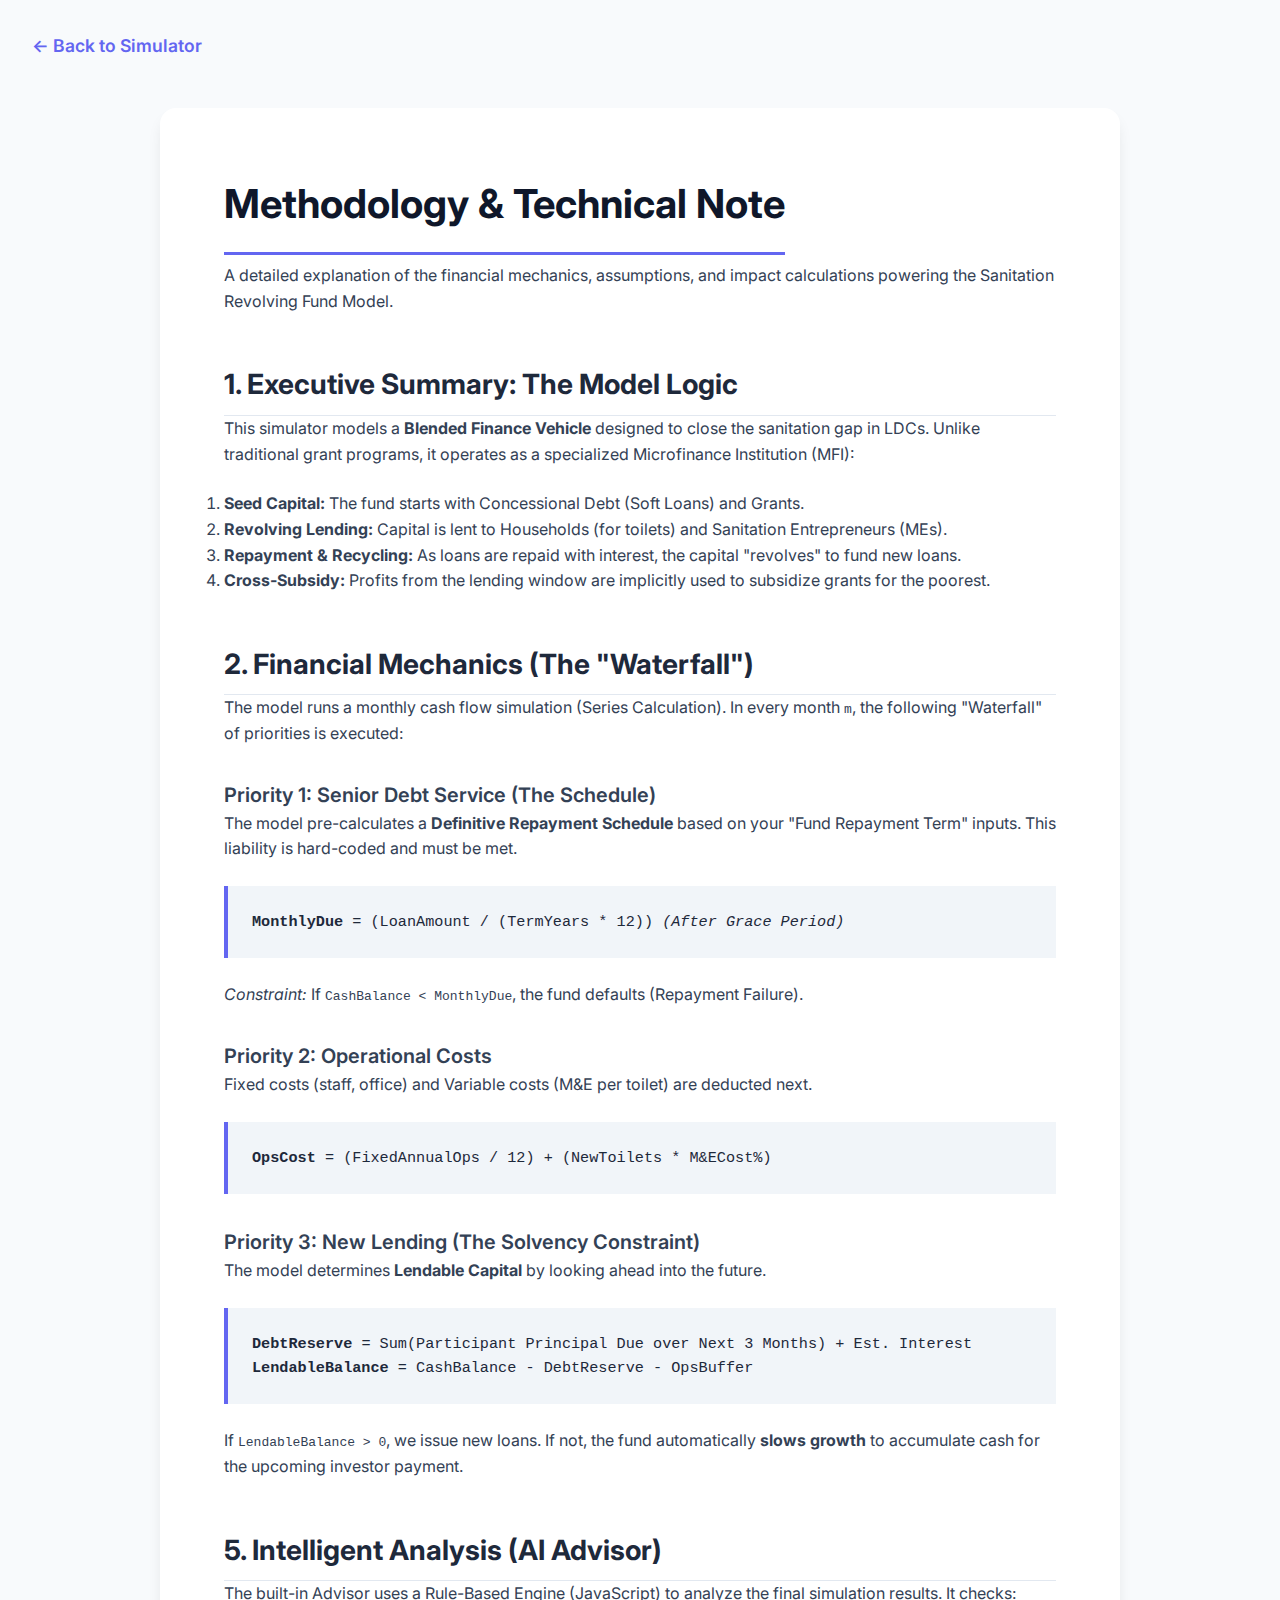
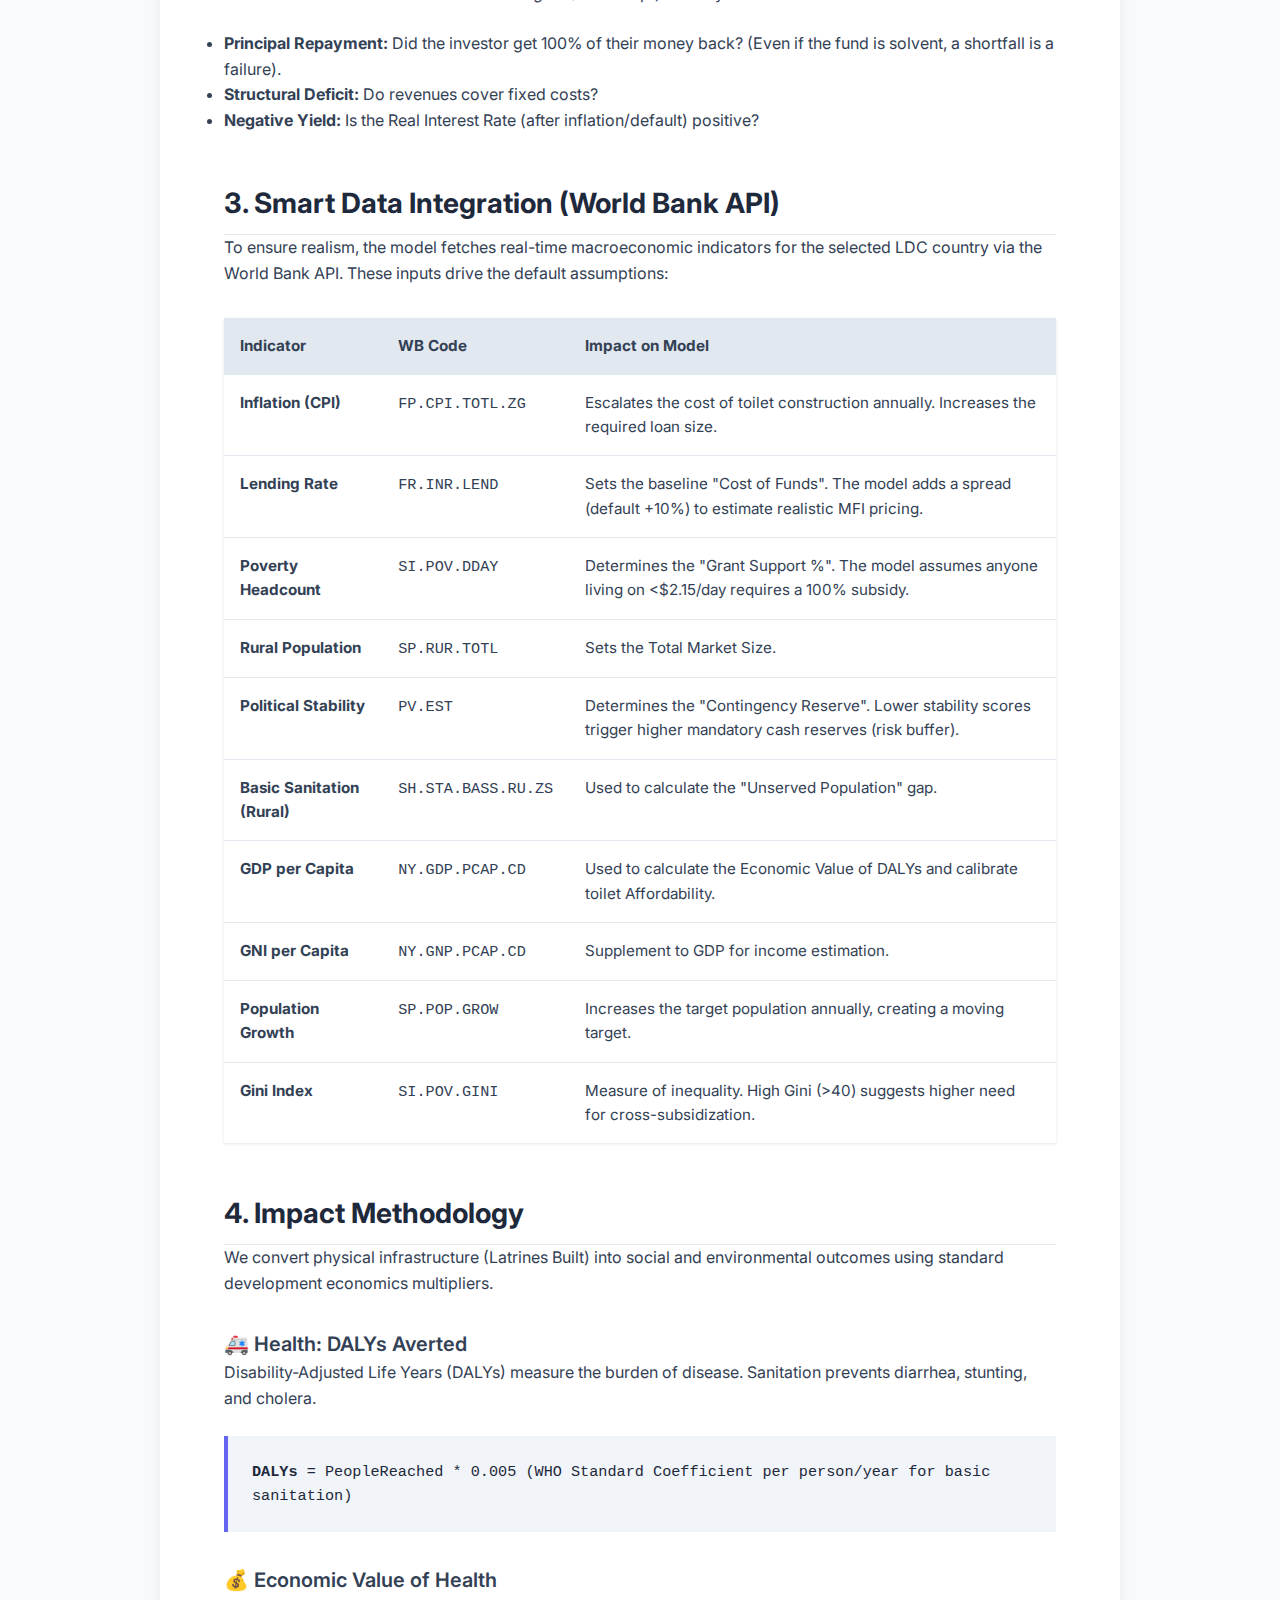
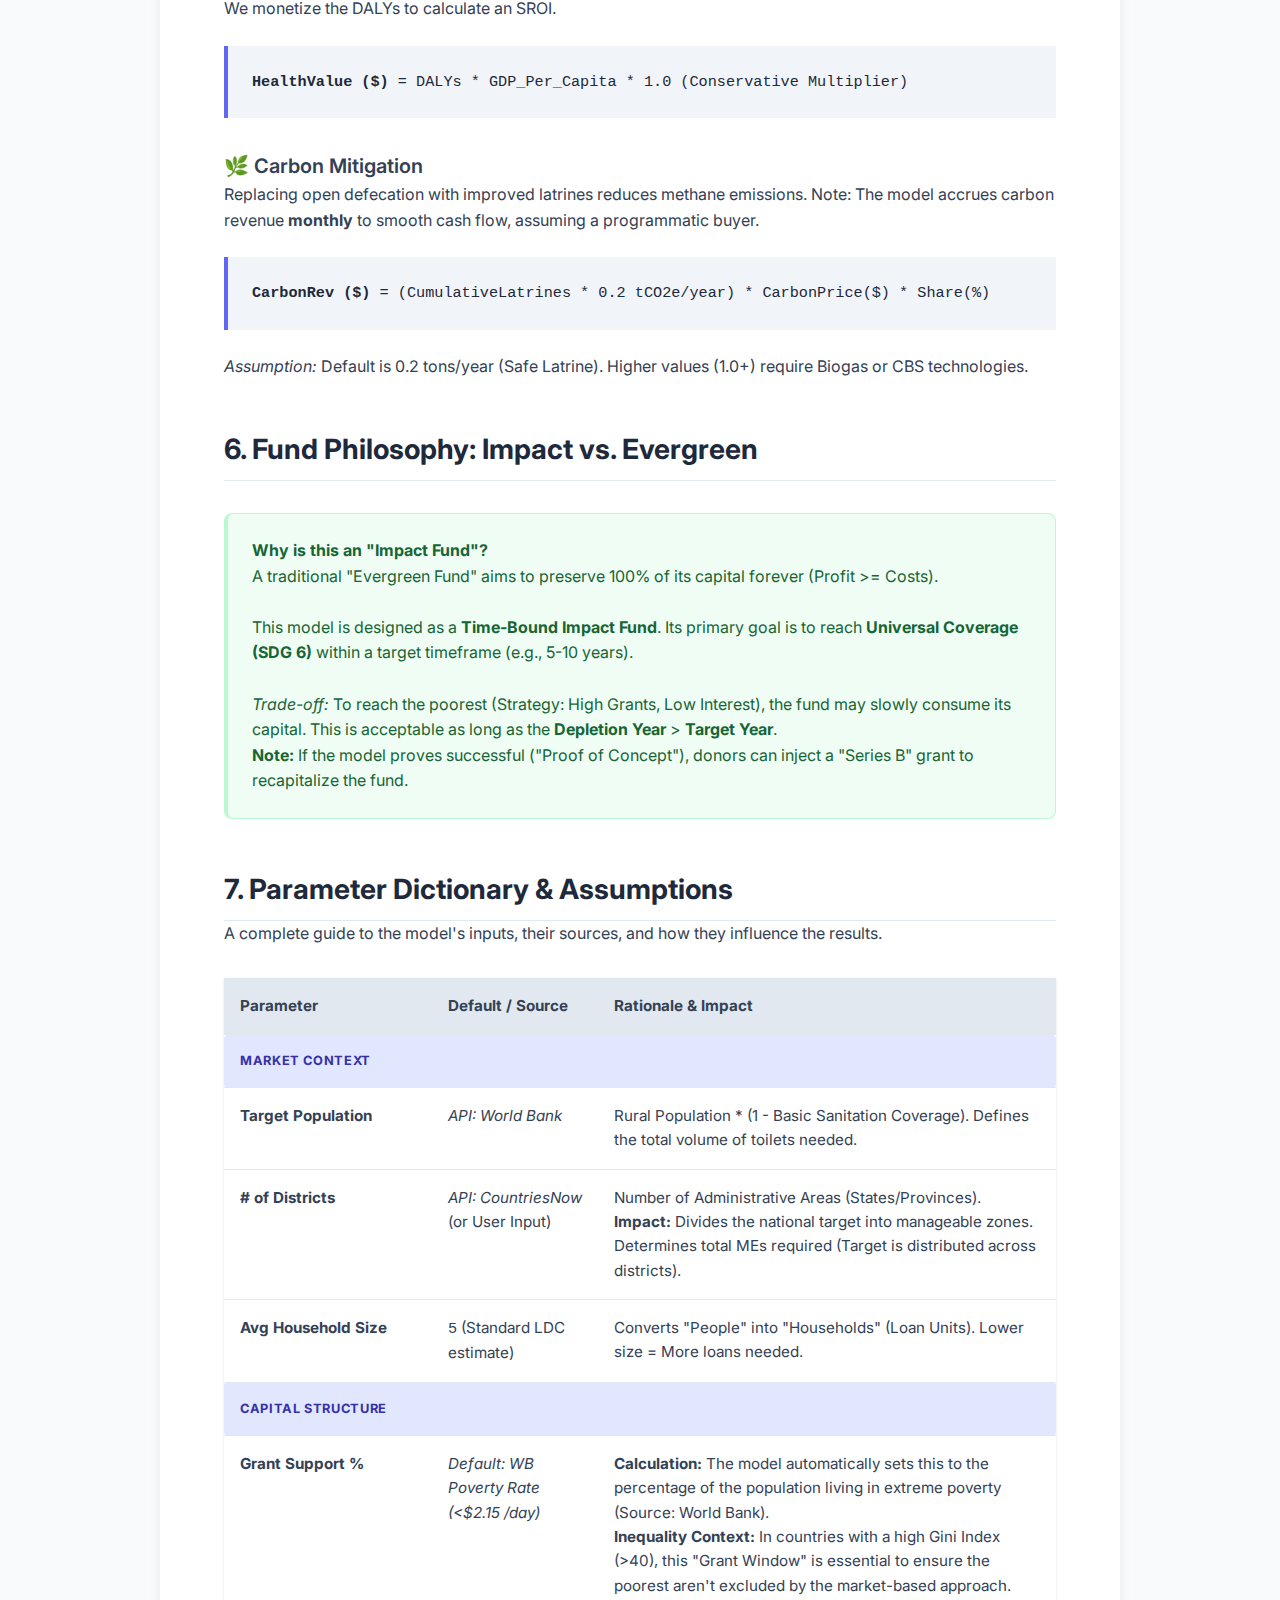
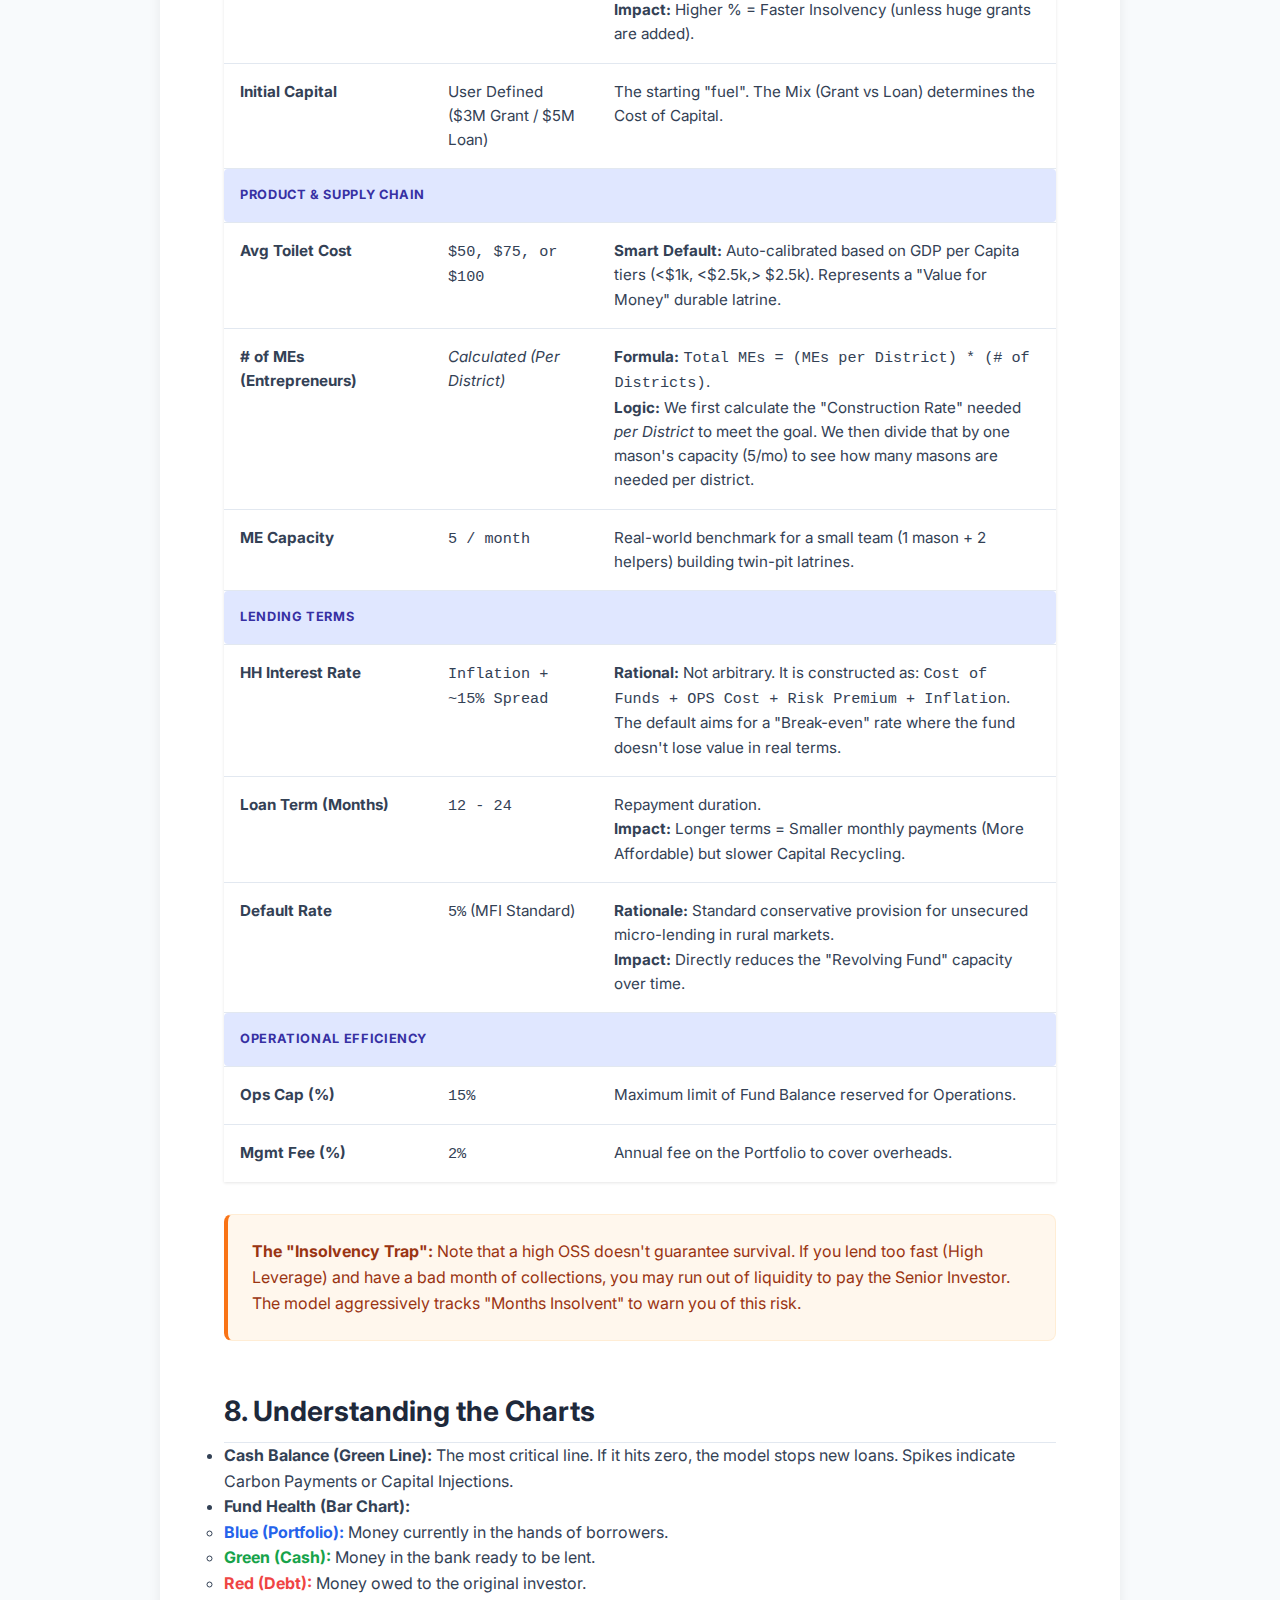
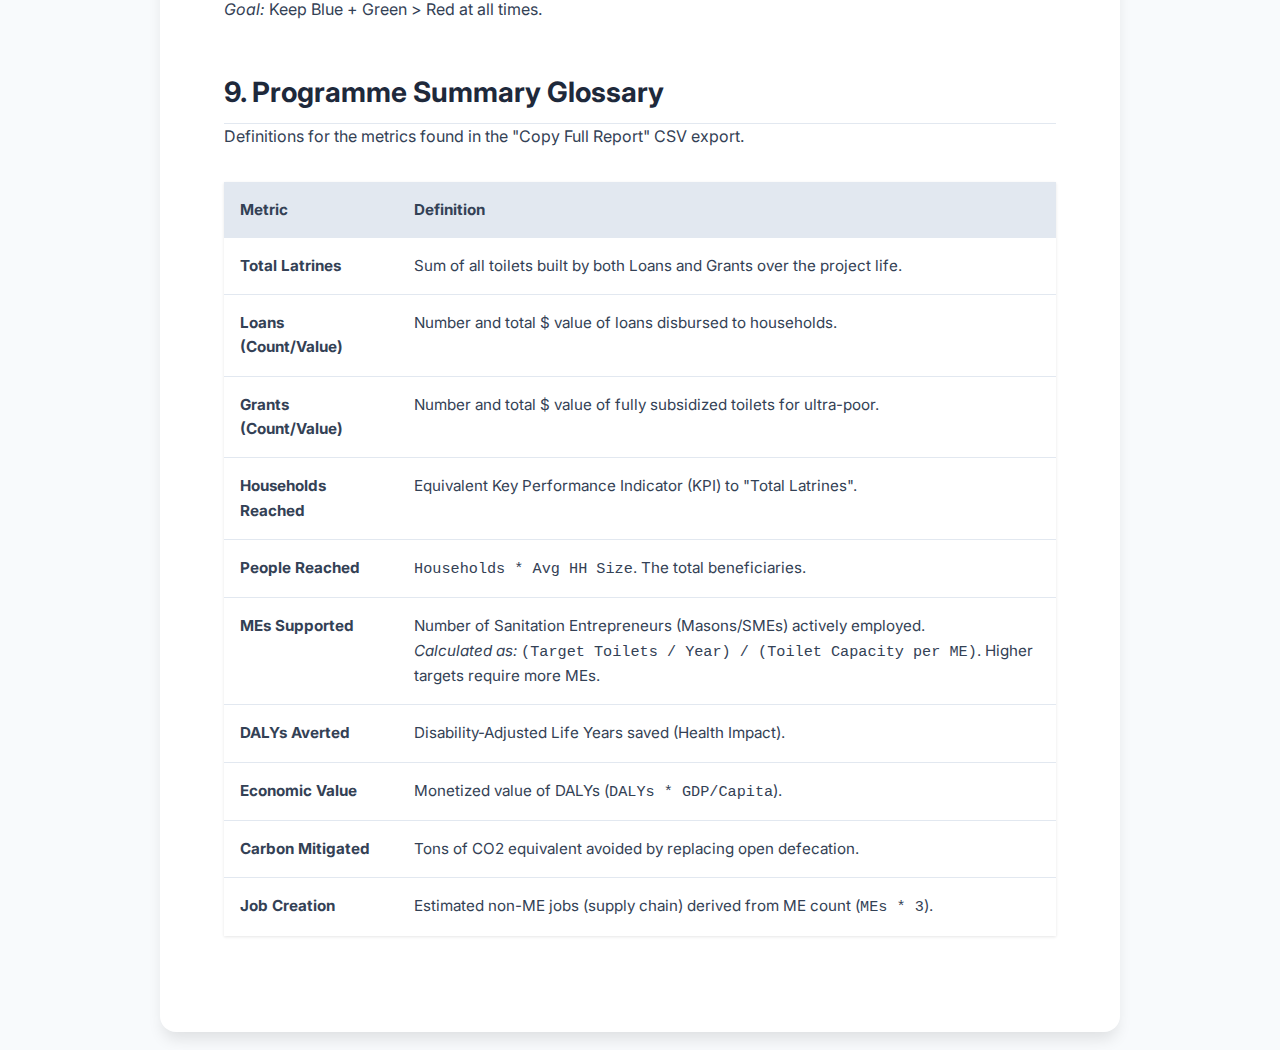
<file: methodology.html>
<!DOCTYPE html>
<html lang="en">

<head>
    <meta charset="UTF-8">
    <meta name="viewport" content="width=device-width, initial-scale=1.0">
    <title>Methodology - Sanitation Revolving Fund Model</title>
    <link rel="stylesheet" href="style.css">
    <link href="https://fonts.googleapis.com/css2?family=Inter:wght@300;400;500;600;700&display=swap" rel="stylesheet">
    <style>
        body {
            font-family: 'Inter', sans-serif;
            background: #f8fafc;
            color: #334155;
            line-height: 1.6;
            padding: 2rem;
            overflow-y: auto !important;
            height: auto !important;
        }

        .container {
            max-width: 960px;
            margin: 0 auto;
            background: white;
            padding: 4rem;
            border-radius: 1rem;
            box-shadow: 0 10px 15px -3px rgba(0, 0, 0, 0.1);
        }

        h1 {
            font-size: 2.5rem;
            color: #0f172a;
            margin-bottom: 0.5rem;
            border-bottom: 3px solid #6366f1;
            padding-bottom: 1rem;
            display: inline-block;
        }

        h2 {
            font-size: 1.75rem;
            color: #1e293b;
            margin-top: 3rem;
            border-bottom: 1px solid #e2e8f0;
            padding-bottom: 0.5rem;
        }

        h3 {
            font-size: 1.25rem;
            color: #334155;
            margin-top: 2rem;
            font-weight: 600;
        }

        p {
            margin-bottom: 1.5rem;
        }

        .formula-box {
            background: #f1f5f9;
            border-left: 4px solid #6366f1;
            padding: 1.5rem;
            margin: 1.5rem 0;
            font-family: 'Courier New', monospace;
            font-size: 0.95rem;
            color: #1e293b;
        }

        .param-table {
            width: 100%;
            border-collapse: collapse;
            margin: 2rem 0;
            font-size: 0.95rem;
            box-shadow: 0 1px 3px rgba(0, 0, 0, 0.1);
        }

        .param-table th {
            background: #e2e8f0;
            text-align: left;
            padding: 1rem;
            font-weight: 700;
            color: #334155;
        }

        .param-table td {
            border-bottom: 1px solid #e2e8f0;
            padding: 1rem;
            vertical-align: top;
        }

        .param-table tr:last-child td {
            border-bottom: none;
        }

        .alert-box {
            background: #fff7ed;
            border: 1px solid #ffedd5;
            border-left: 4px solid #f97316;
            padding: 1.5rem;
            border-radius: 0.5rem;
            color: #9a3412;
            margin: 2rem 0;
        }

        .nav {
            margin-bottom: 3rem;
        }

        .nav a {
            text-decoration: none;
            color: #6366f1;
            font-weight: 600;
            font-size: 1.1rem;
        }

        .nav a:hover {
            text-decoration: underline;
        }

        .tag {
            background: #e0e7ff;
            color: #3730a3;
            padding: 0.2rem 0.5rem;
            border-radius: 0.25rem;
            font-size: 0.8rem;
            font-weight: 700;
            text-transform: uppercase;
            letter-spacing: 0.05em;
        }

        .alert-box.green {
            background: #f0fdf4;
            border-left: 4px solid #16a34a;
            border-color: #bbf7d0;
            color: #166534;
        }
    </style>
</head>

<body>

    <div class="nav">
        <a href="index.html">← Back to Simulator</a>
    </div>

    <div class="container">
        <h1>Methodology & Technical Note</h1>
        <p class="lead">A detailed explanation of the financial mechanics, assumptions, and impact calculations powering
            the Sanitation Revolving Fund Model.</p>

        <h2>1. Executive Summary: The Model Logic</h2>
        <p>This simulator models a <strong>Blended Finance Vehicle</strong> designed to close the sanitation gap in
            LDCs. Unlike traditional grant programs, it operates as a specialized Microfinance Institution (MFI):</p>
        <ol>
            <li><strong>Seed Capital:</strong> The fund starts with Concessional Debt (Soft Loans) and Grants.</li>
            <li><strong>Revolving Lending:</strong> Capital is lent to Households (for toilets) and Sanitation
                Entrepreneurs (MEs).</li>
            <li><strong>Repayment & Recycling:</strong> As loans are repaid with interest, the capital "revolves" to
                fund new loans.</li>
            <li><strong>Cross-Subsidy:</strong> Profits from the lending window are implicitly used to subsidize grants
                for the poorest.</li>
        </ol>

        <h2>2. Financial Mechanics (The "Waterfall")</h2>
        <p>The model runs a monthly cash flow simulation (Series Calculation). In every month <code>m</code>, the
            following "Waterfall" of priorities is executed:</p>

        <h3>Priority 1: Senior Debt Service (The Schedule)</h3>
        <p>The model pre-calculates a <strong>Definitive Repayment Schedule</strong> based on your "Fund Repayment Term"
            inputs. This liability is hard-coded and must be met.</p>
        <div class="formula-box">
            <strong>MonthlyDue</strong> = (LoanAmount / (TermYears * 12)) <em>(After Grace Period)</em>
        </div>
        <p><em>Constraint:</em> If <code>CashBalance &lt; MonthlyDue</code>, the fund defaults (Repayment Failure).</p>

        <h3>Priority 2: Operational Costs</h3>
        <p>Fixed costs (staff, office) and Variable costs (M&E per toilet) are deducted next.</p>
        <div class="formula-box">
            <strong>OpsCost</strong> = (FixedAnnualOps / 12) + (NewToilets * M&ECost%)
        </div>

        <h3>Priority 3: New Lending (The Solvency Constraint)</h3>
        <p>The model determines <strong>Lendable Capital</strong> by looking ahead into the future.</p>
        <div class="formula-box">
            <strong>DebtReserve</strong> = Sum(Participant Principal Due over Next 3 Months) + Est. Interest<br>
            <strong>LendableBalance</strong> = CashBalance - DebtReserve - OpsBuffer
        </div>
        <p>If <code>LendableBalance > 0</code>, we issue new loans. If not, the fund automatically <strong>slows
                growth</strong> to accumulate cash for the upcoming investor payment.</p>

        <h2>5. Intelligent Analysis (AI Advisor)</h2>
        <p>The built-in Advisor uses a Rule-Based Engine (JavaScript) to analyze the final simulation results. It
            checks:</p>
        <ul>
            <li><strong>Principal Repayment:</strong> Did the investor get 100% of their money back? (Even if the fund
                is solvent, a shortfall is a failure).</li>
            <li><strong>Structural Deficit:</strong> Do revenues cover fixed costs?</li>
            <li><strong>Negative Yield:</strong> Is the Real Interest Rate (after inflation/default) positive?</li>
        </ul>

        <h2>3. Smart Data Integration (World Bank API)</h2>
        <p>To ensure realism, the model fetches real-time macroeconomic indicators for the selected LDC country via the
            World Bank API. These inputs drive the default assumptions:</p>

        <table class="param-table">
            <thead>
                <tr>
                    <th>Indicator</th>
                    <th>WB Code</th>
                    <th>Impact on Model</th>
                </tr>
            </thead>
            <tbody>
                <tr>
                    <td><strong>Inflation (CPI)</strong></td>
                    <td><code>FP.CPI.TOTL.ZG</code></td>
                    <td>Escalates the cost of toilet construction annually. Increases the required loan size.</td>
                </tr>
                <tr>
                    <td><strong>Lending Rate</strong></td>
                    <td><code>FR.INR.LEND</code></td>
                    <td>Sets the baseline "Cost of Funds". The model adds a spread (default +10%) to estimate realistic
                        MFI pricing.</td>
                </tr>
                <tr>
                    <td><strong>Poverty Headcount</strong></td>
                    <td><code>SI.POV.DDAY</code></td>
                    <td>Determines the "Grant Support %". The model assumes anyone living on &lt;$2.15/day requires a
                        100% subsidy.</td>
                </tr>
                <tr>
                    <td><strong>Rural Population</strong></td>
                    <td><code>SP.RUR.TOTL</code></td>
                    <td>Sets the Total Market Size.</td>
                </tr>
                <tr>
                    <td><strong>Political Stability</strong></td>
                    <td><code>PV.EST</code></td>
                    <td>Determines the "Contingency Reserve". Lower stability scores trigger higher mandatory cash
                        reserves (risk buffer).</td>
                </tr>
                <tr>
                    <td><strong>Basic Sanitation (Rural)</strong></td>
                    <td><code>SH.STA.BASS.RU.ZS</code></td>
                    <td>Used to calculate the "Unserved Population" gap.</td>
                </tr>
                <tr>
                    <td><strong>GDP per Capita</strong></td>
                    <td><code>NY.GDP.PCAP.CD</code></td>
                    <td>Used to calculate the Economic Value of DALYs and calibrate toilet Affordability.</td>
                </tr>
                <tr>
                    <td><strong>GNI per Capita</strong></td>
                    <td><code>NY.GNP.PCAP.CD</code></td>
                    <td>Supplement to GDP for income estimation.</td>
                </tr>
                <tr>
                    <td><strong>Population Growth</strong></td>
                    <td><code>SP.POP.GROW</code></td>
                    <td>Increases the target population annually, creating a moving target.</td>
                </tr>
                <tr>
                    <td><strong>Gini Index</strong></td>
                    <td><code>SI.POV.GINI</code></td>
                    <td>Measure of inequality. High Gini (>40) suggests higher need for cross-subsidization.</td>
                </tr>
                </tr>
            </tbody>
        </table>

        <h2>4. Impact Methodology</h2>
        <p>We convert physical infrastructure (Latrines Built) into social and environmental outcomes using standard
            development economics multipliers.</p>

        <h3>🚑 Health: DALYs Averted</h3>
        <p>Disability-Adjusted Life Years (DALYs) measure the burden of disease. Sanitation prevents diarrhea, stunting,
            and cholera.</p>
        <div class="formula-box">
            <strong>DALYs</strong> = PeopleReached * 0.005 (WHO Standard Coefficient per person/year for basic
            sanitation)
        </div>

        <h3>💰 Economic Value of Health</h3>
        <p>We monetize the DALYs to calculate an SROI.</p>
        <div class="formula-box">
            <strong>HealthValue ($)</strong> = DALYs * GDP_Per_Capita * 1.0 (Conservative Multiplier)
        </div>

        <h3>🌿 Carbon Mitigation</h3>
        <p>Replacing open defecation with improved latrines reduces methane emissions. Note: The model accrues carbon
            revenue <strong>monthly</strong> to smooth cash flow, assuming a programmatic buyer.</p>
        <div class="formula-box">
            <strong>CarbonRev ($)</strong> = (CumulativeLatrines * 0.2 tCO2e/year) * CarbonPrice($) * Share(%)
        </div>
        <p><em>Assumption:</em> Default is 0.2 tons/year (Safe Latrine). Higher values (1.0+) require Biogas or CBS
            technologies.</p>

        <h2>6. Fund Philosophy: Impact vs. Evergreen</h2>
        <div class="alert-box green">
            <strong>Why is this an "Impact Fund"?</strong><br>
            A traditional "Evergreen Fund" aims to preserve 100% of its capital forever (Profit >= Costs).
            <br><br>
            This model is designed as a <strong>Time-Bound Impact Fund</strong>. Its primary goal is to reach
            <strong>Universal Coverage (SDG 6)</strong> within a target timeframe (e.g., 5-10 years).
            <br><br>
            <em>Trade-off:</em> To reach the poorest (Strategy: High Grants, Low Interest), the fund may slowly consume
            its capital. This is acceptable as long as the <strong>Depletion Year</strong> > <strong>Target
                Year</strong>.
            <br>
            <strong>Note:</strong> If the model proves successful ("Proof of Concept"), donors can inject a "Series B"
            grant to recapitalize the fund.
        </div>

        <h2>7. Parameter Dictionary & Assumptions</h2>
        <p>A complete guide to the model's inputs, their sources, and how they influence the results.</p>

        <table class="param-table">
            <thead>
                <tr>
                    <th style="width: 25%;">Parameter</th>
                    <th style="width: 20%;">Default / Source</th>
                    <th>Rationale & Impact</th>
                </tr>
            </thead>
            <tbody>
                <!-- Market -->
                <tr>
                    <td colspan="3" class="tag">Market Context</td>
                </tr>
                <tr>
                    <td><strong>Target Population</strong></td>
                    <td><em>API: World Bank</em></td>
                    <td>Rural Population * (1 - Basic Sanitation Coverage). Defines the total volume of toilets needed.
                    </td>
                </tr>
                <tr>
                    <td><strong># of Districts</strong></td>
                    <td><em>API: CountriesNow</em><br>(or User Input)</td>
                    <td>Number of Administrative Areas (States/Provinces). <br><strong>Impact:</strong> Divides the
                        national target into manageable zones. Determines total MEs required (Target is distributed
                        across districts).</td>
                </tr>
                <tr>
                    <td><strong>Avg Household Size</strong></td>
                    <td><code>5</code> (Standard LDC estimate)</td>
                    <td>Converts "People" into "Households" (Loan Units). Lower size = More loans needed.</td>
                </tr>

                <!-- Capital -->
                <tr>
                    <td colspan="3" class="tag">Capital Structure</td>
                </tr>
                <tr>
                    <td><strong>Grant Support %</strong></td>
                    <td><em>Default: WB Poverty Rate (<$2.15 /day)</em>
                    </td>
                    <td>
                        <strong>Calculation:</strong> The model automatically sets this to the percentage of the
                        population living in extreme poverty (Source: World Bank).
                        <br><strong>Inequality Context:</strong> In countries with a high Gini Index (>40), this "Grant
                        Window" is essential to ensure the poorest aren't excluded by the market-based approach.
                        <br><strong>Impact:</strong> Higher % = Faster Insolvency (unless huge grants are added).
                    </td>
                </tr>
                <tr>
                    <td><strong>Initial Capital</strong></td>
                    <td>User Defined ($3M Grant / $5M Loan)</td>
                    <td>The starting "fuel". The Mix (Grant vs Loan) determines the Cost of Capital.</td>
                </tr>

                <!-- Product -->
                <tr>
                    <td colspan="3" class="tag">Product & Supply Chain</td>
                </tr>
                <tr>
                    <td><strong>Avg Toilet Cost</strong></td>
                    <td><code>$50, $75, or $100</code></td>
                    <td><strong>Smart Default:</strong> Auto-calibrated based on GDP per Capita tiers (<$1k, <$2.5k,>
                            $2.5k). Represents a "Value for Money" durable latrine.</td>
                </tr>
                <tr>
                    <td><strong># of MEs (Entrepreneurs)</strong></td>
                    <td><em>Calculated (Per District)</em></td>
                    <td>
                        <strong>Formula:</strong> <code>Total MEs = (MEs per District) * (# of Districts)</code>.
                        <br><strong>Logic:</strong> We first calculate the "Construction Rate" needed <em>per
                            District</em> to meet the goal. We then divide that by one mason's capacity (5/mo) to see
                        how many masons are needed per district.
                    </td>
                </tr>
                <tr>
                    <td><strong>ME Capacity</strong></td>
                    <td><code>5 / month</code></td>
                    <td>Real-world benchmark for a small team (1 mason + 2 helpers) building twin-pit latrines.</td>
                </tr>

                <!-- Lending Terms -->
                <tr>
                    <td colspan="3" class="tag">Lending Terms</td>
                </tr>
                <tr>
                    <td><strong>HH Interest Rate</strong></td>
                    <td><code>Inflation + ~15% Spread</code></td>
                    <td>
                        <strong>Rational:</strong> Not arbitrary. It is constructed as:
                        <code>Cost of Funds + OPS Cost + Risk Premium + Inflation</code>.
                        <br>The default aims for a "Break-even" rate where the fund doesn't lose value in real terms.
                    </td>
                </tr>
                <tr>
                    <td><strong>Loan Term (Months)</strong></td>
                    <td><code>12 - 24</code></td>
                    <td>Repayment duration. <br><strong>Impact:</strong> Longer terms = Smaller monthly payments (More
                        Affordable) but slower Capital Recycling.</td>
                </tr>
                <tr>
                    <td><strong>Default Rate</strong></td>
                    <td><code>5%</code> (MFI Standard)</td>
                    <td>
                        <strong>Rationale:</strong> Standard conservative provision for unsecured micro-lending in rural
                        markets.
                        <br><strong>Impact:</strong> Directly reduces the "Revolving Fund" capacity over time.
                    </td>
                </tr>

                <!-- Operations -->
                <tr>
                    <td colspan="3" class="tag">Operational Efficiency</td>
                </tr>
                <tr>
                    <td><strong>Ops Cap (%)</strong></td>
                    <td><code>15%</code></td>
                    <td>Maximum limit of Fund Balance reserved for Operations.</td>
                </tr>
                <tr>
                    <td><strong>Mgmt Fee (%)</strong></td>
                    <td><code>2%</code></td>
                    <td>Annual fee on the Portfolio to cover overheads.</td>
                </tr>
            </tbody>
        </table>

        <div class="alert-box">
            <strong>The "Insolvency Trap":</strong> Note that a high OSS doesn't guarantee survival. If you lend too
            fast (High Leverage) and have a bad month of collections, you may run out of liquidity to pay the Senior
            Investor. The model aggressively tracks "Months Insolvent" to warn you of this risk.
        </div>

        <h2>8. Understanding the Charts</h2>
        <ul>
            <li><strong>Cash Balance (Green Line):</strong> The most critical line. If it hits zero, the model stops new
                loans. Spikes indicate Carbon Payments or Capital Injections.</li>
            <li><strong>Fund Health (Bar Chart):</strong>
                <ul>
                    <li><span style="color:#2563eb; font-weight:bold;">Blue (Portfolio):</span> Money currently in the
                        hands of borrowers.</li>
                    <li><span style="color:#16a34a; font-weight:bold;">Green (Cash):</span> Money in the bank ready to
                        be lent.</li>
                    <li><span style="color:#ef4444; font-weight:bold;">Red (Debt):</span> Money owed to the original
                        investor.</li>
                </ul>
                <em>Goal:</em> Keep Blue + Green > Red at all times.
            </li>
            <h2>9. Programme Summary Glossary</h2>
            <p>Definitions for the metrics found in the "Copy Full Report" CSV export.</p>
            <table class="param-table">
                <thead>
                    <tr>
                        <th>Metric</th>
                        <th>Definition</th>
                    </tr>
                </thead>
                <tbody>
                    <tr>
                        <td><strong>Total Latrines</strong></td>
                        <td>Sum of all toilets built by both Loans and Grants over the project life.</td>
                    </tr>
                    <tr>
                        <td><strong>Loans (Count/Value)</strong></td>
                        <td>Number and total $ value of loans disbursed to households.</td>
                    </tr>
                    <tr>
                        <td><strong>Grants (Count/Value)</strong></td>
                        <td>Number and total $ value of fully subsidized toilets for ultra-poor.</td>
                    </tr>
                    <tr>
                        <td><strong>Households Reached</strong></td>
                        <td>Equivalent Key Performance Indicator (KPI) to "Total Latrines".</td>
                    </tr>
                    <tr>
                        <td><strong>People Reached</strong></td>
                        <td><code>Households * Avg HH Size</code>. The total beneficiaries.</td>
                    </tr>
                    <tr>
                        <td><strong>MEs Supported</strong></td>
                        <td>Number of Sanitation Entrepreneurs (Masons/SMEs) actively employed. <br><em>Calculated
                                as:</em> <code>(Target Toilets / Year) / (Toilet Capacity per ME)</code>. Higher targets
                            require more MEs.</td>
                    </tr>
                    <tr>
                        <td><strong>DALYs Averted</strong></td>
                        <td>Disability-Adjusted Life Years saved (Health Impact).</td>
                    </tr>
                    <tr>
                        <td><strong>Economic Value</strong></td>
                        <td>Monetized value of DALYs (<code>DALYs * GDP/Capita</code>).</td>
                    </tr>
                    <tr>
                        <td><strong>Carbon Mitigated</strong></td>
                        <td>Tons of CO2 equivalent avoided by replacing open defecation.</td>
                    </tr>
                    <tr>
                        <td><strong>Job Creation</strong></td>
                        <td>Estimated non-ME jobs (supply chain) derived from ME count (<code>MEs * 3</code>).</td>
                    </tr>
                </tbody>
            </table>
    </div>

</body>

</html>
</file>
<file: style.css>
:root {
    --bg-color: #f0f2f5;
    --sidebar-bg: #ffffff;
    --card-bg: rgba(255, 255, 255, 0.9);
    --primary-color: #2563eb;
    --primary-hover: #1d4ed8;
    --text-primary: #1e293b;
    --text-secondary: #64748b;
    --border-color: #e2e8f0;
    --glass-shadow: 0 4px 6px -1px rgba(0, 0, 0, 0.1), 0 2px 4px -1px rgba(0, 0, 0, 0.06);
}

* {
    box-sizing: border-box;
    margin: 0;
    padding: 0;
}

body {
    font-family: 'Inter', sans-serif;
    background-color: var(--bg-color);
    color: var(--text-primary);
    min-height: 100vh;
    overflow-y: auto;
}

.app-container {
    display: flex;
    height: 100%;
}

/* Sidebar */
.sidebar {
    width: 320px;
    background: var(--sidebar-bg);
    border-right: 1px solid var(--border-color);
    display: flex;
    flex-direction: column;
    overflow-y: auto;
    padding: 1.5rem;
    flex-shrink: 0;
}

.logo-area {
    margin-bottom: 2rem;
}

.logo-area h2 {
    color: var(--primary-color);
    margin-bottom: 1rem;
}

.country-selector {
    background: #f8fafc;
    padding: 1rem;
    border-radius: 0.5rem;
    border: 1px solid var(--border-color);
}

.country-selector select {
    width: 100%;
    padding: 0.5rem;
    margin-bottom: 0.5rem;
    border-radius: 0.25rem;
    border: 1px solid #cbd5e1;
}

.country-selector button {
    width: 100%;
    padding: 0.5rem;
    background: var(--text-primary);
    color: white;
    border: none;
    border-radius: 0.25rem;
    cursor: pointer;
}

.inputs-scroll h3 {
    font-size: 0.85rem;
    text-transform: uppercase;
    color: var(--text-secondary);
    margin: 1.5rem 0 0.75rem 0;
    font-weight: 600;
}

.input-group {
    margin-bottom: 0.75rem;
}

.input-group label {
    display: block;
    font-size: 0.8rem;
    margin-bottom: 0.25rem;
    color: var(--text-secondary);
}

.input-group input {
    width: 100%;
    padding: 0.5rem;
    border: 1px solid var(--border-color);
    border-radius: 0.375rem;
    font-family: inherit;
}

.primary-btn {
    width: 100%;
    margin-top: 1.5rem;
    padding: 0.75rem;
    background: var(--primary-color);
    color: white;
    font-weight: 600;
    border: none;
    border-radius: 0.5rem;
    cursor: pointer;
    transition: background 0.2s;
}

.primary-btn:hover {
    background: var(--primary-hover);
}

/* Main Content */
.main-content {
    flex: 1;
    display: flex;
    flex-direction: column;
    overflow-y: auto;
    padding: 1.5rem 2rem;
}

.top-bar {
    display: flex;
    justify-content: space-between;
    align-items: center;
    margin-bottom: 2rem;
}

.tabs {
    display: flex;
    gap: 1rem;
}

.tab-btn {
    background: transparent;
    border: none;
    padding: 0.5rem 1rem;
    font-size: 1rem;
    color: var(--text-secondary);
    cursor: pointer;
    border-bottom: 2px solid transparent;
}

.tab-btn.active {
    color: var(--primary-color);
    border-bottom-color: var(--primary-color);
    font-weight: 600;
}

.tab-content {
    display: none;
}

.tab-content.active {
    display: block;
    animation: fadeIn 0.3s ease;
}

@keyframes fadeIn {
    from {
        opacity: 0;
        transform: translateY(5px);
    }

    to {
        opacity: 1;
        transform: translateY(0);
    }
}

/* KPI Grid */
.kpi-grid {
    display: grid;
    grid-template-columns: repeat(auto-fit, minmax(200px, 1fr));
    gap: 1.5rem;
    margin-bottom: 2rem;
}

.kpi-card {
    background: var(--card-bg);
    padding: 1.5rem;
    border-radius: 1rem;
    box-shadow: var(--glass-shadow);
    border: 1px solid rgba(255, 255, 255, 0.5);
}

.kpi-label {
    display: block;
    font-size: 0.85rem;
    color: var(--text-secondary);
    margin-bottom: 0.5rem;
}

.kpi-value {
    font-size: 1.5rem;
    font-weight: 700;
    color: var(--text-primary);
}

/* Charts */
.charts-container {
    display: grid;
    grid-template-columns: 1fr 1fr;
    gap: 1.5rem;
    margin-bottom: 2rem;
}

.chart-card {
    background: var(--card-bg);
    padding: 1.5rem;
    border-radius: 1rem;
    box-shadow: var(--glass-shadow);
    height: 400px;
}

.chart-card h3 {
    margin-bottom: 1rem;
    font-size: 1rem;
    color: var(--text-primary);
}

/* Stats Table */
.detailed-stats {
    background: var(--card-bg);
    padding: 1.5rem;
    border-radius: 1rem;
    box-shadow: var(--glass-shadow);
}

.stats-table {
    width: 100%;
    border-collapse: collapse;
}

.stats-table td {
    padding: 0.75rem 0;
    border-bottom: 1px solid var(--border-color);
}

.stats-table tr:last-child td {
    border-bottom: none;
}

.stats-table td:first-child {
    color: var(--text-secondary);
    font-size: 0.9rem;
}

.stats-table td:last-child {
    text-align: right;
    font-weight: 500;
}

/* Stakeholders */
.stakeholder-table {
    width: 100%;
    border-collapse: collapse;
    background: white;
    border-radius: 0.5rem;
    overflow: hidden;
    box-shadow: var(--glass-shadow);
}

.stakeholder-table th,
.stakeholder-table td {
    padding: 1rem;
    text-align: left;
    border-bottom: 1px solid var(--border-color);
}

.stakeholder-table th {
    background: #f8fafc;
    font-weight: 600;
    font-size: 0.85rem;
    color: var(--text-secondary);
}

/* Tooltips */
.info-icon {
    display: inline-block;
    width: 16px;
    height: 16px;
    background: #e2e8f0;
    color: #64748b;
    border-radius: 50%;
    text-align: center;
    line-height: 16px;
    font-size: 11px;
    font-weight: bold;
    cursor: help;
    margin-left: 6px;
    position: relative;
}

.info-icon:hover {
    background: var(--primary-color);
    color: white;
}

.info-icon-inline {
    display: inline-block;
    width: 18px;
    height: 18px;
    background: var(--primary-color);
    color: white;
    border-radius: 50%;
    text-align: center;
    line-height: 18px;
    font-size: 12px;
    font-weight: bold;
}


/* Splash Screen */
.splash-overlay {
    position: fixed;
    top: 0;
    left: 0;
    width: 100vw;
    height: 100vh;
    background: rgba(0, 0, 0, 0.4);
    backdrop-filter: blur(8px);
    z-index: 9999;
    display: flex;
    justify-content: center;
    align-items: center;
    transition: opacity 0.5s ease;
}

.splash-card {
    background: white;
    padding: 3rem;
    border-radius: 1.5rem;
    max-width: 700px;
    text-align: center;
    box-shadow: 0 20px 25px -5px rgba(0, 0, 0, 0.1), 0 10px 10px -5px rgba(0, 0, 0, 0.04);
}

.splash-card h1 {
    font-size: 2rem;
    color: var(--text-primary);
    margin-bottom: 0.5rem;
}

.splash-card .subtitle {
    color: var(--text-secondary);
    margin-bottom: 2.5rem;
    font-size: 1.1rem;
}

.splash-steps {
    display: flex;
    justify-content: space-between;
    gap: 2rem;
    margin-bottom: 3rem;
    text-align: left;
}

.step {
    flex: 1;
}

.step-icon {
    width: 32px;
    height: 32px;
    background: #eff6ff;
    color: var(--primary-color);
    border-radius: 50%;
    display: flex;
    align-items: center;
    justify-content: center;
    font-weight: bold;
    margin-bottom: 1rem;
}

.step p {
    font-size: 0.9rem;
    line-height: 1.5;
    color: var(--text-secondary);
}

.step strong {
    color: var(--text-primary);
    display: block;
    margin-bottom: 0.25rem;
}

.splash-btn {
    background: var(--primary-color);
    color: white;
    border: none;
    padding: 1rem 3rem;
    font-size: 1.1rem;
    font-weight: 600;
    border-radius: 3rem;
    cursor: pointer;
    transition: transform 0.2s, box-shadow 0.2s;
}

.splash-btn:hover {
    transform: translateY(-2px);
    box-shadow: 0 10px 15px -3px rgba(37, 99, 235, 0.3);
}

/* Print */
@media print {

    .sidebar,
    .top-bar {
        display: none;
    }

    .app-container {
        display: block;
    }

    .main-content {
        padding: 0;
        overflow: visible;
    }

    .charts-container {
        grid-template-columns: 1fr;
        page-break-inside: avoid;
    }

    .chart-card {
        height: 300px;
        margin-bottom: 1rem;
        box-shadow: none;
        border: 1px solid #ccc;
    }

    .kpi-grid {
        grid-template-columns: repeat(4, 1fr);
        gap: 1rem;
    }
}

/* Additions for Wizard & Impact UI */
.wizard-card {
    max-width: 500px;
    text-align: left;
}

.wizard-card h1 {
    font-size: 1.5rem;
    margin-bottom: 0.5rem;
}

.wizard-card .input-group label {
    font-size: 0.9rem;
    color: var(--text-primary);
    font-weight: 600;
}

.wizard-card .input-group input,
.wizard-card .input-group select {
    padding: 0.75rem;
    font-size: 1rem;
    border: 2px solid #e2e8f0;
    transition: border-color 0.2s;
    width: 100%;
    border-radius: 0.5rem;
}

.wizard-card .input-group input:focus,
.wizard-card .input-group select:focus {
    border-color: var(--primary-color);
    outline: none;
}

.wizard-nav {
    display: flex;
    justify-content: space-between;
    margin-top: 2rem;
    gap: 1rem;
}

.secondary-btn {
    background: transparent;
    border: 1px solid var(--border-color);
    padding: 0.75rem 1.5rem;
    border-radius: 2rem;
    cursor: pointer;
    font-weight: 600;
    color: var(--text-secondary);
}

.secondary-btn:hover {
    background: #f8fafc;
    color: var(--text-primary);
}

/* New Programme Summary Table Styles */
.summary-table {
    width: 100%;
    border-collapse: collapse;
    margin-top: 0.5rem;
}

.summary-table td {
    padding: 0.8rem 0.5rem;
    border-bottom: 1px solid var(--border-color);
    font-size: 0.95rem;
    /* Consistent Size */
    color: var(--text-primary);
}

.summary-table tr:last-child td {
    border-bottom: none;
}

/* Label Column (First Child) */
.summary-table td:first-child {
    color: var(--text-secondary);
    width: 60%;
    font-weight: 500;
}

/* Value Column (Last Child) */
.summary-table td:last-child {
    text-align: right;
    font-weight: 600;
    font-feature-settings: "tnum";
    /* Tabular Numbers */
    color: var(--text-primary);
}

/* Sub-labels */
.summary-table .sub-label {
    padding-left: 1.5rem !important;
    font-size: 0.85rem !important;
    /* Slightly smaller hierarchy */
    color: #64748b !important;
    font-weight: 400 !important;
}

/* Separator Row */
.summary-table .separator {
    height: 1px;
    background-color: transparent;
    /* Cleaner than line, just space? or line? */
    border-bottom: 1px dashed var(--border-color) !important;
}

/* Card Headers */
.card h3 {
    font-size: 1.1rem;
    color: var(--primary-color);
    margin-bottom: 1rem;
    padding-bottom: 0.5rem;
    border-bottom: 2px solid #f1f5f9;
}

/* Specific highlight colors */
.text-green {
    color: #10b981 !important;
}

.text-sm {
    font-size: 0.85rem !important;
}

/* Auto-filled Input Highlight */
.auto-filled {
    background-color: #fef3c7 !important;
    /* Amber-100 (Unified) */
    border-color: #fcd34d !important;
    /* Amber-300 */
    transition: background-color 0.3s ease;
}

/* Mobile Responsiveness */
@media screen and (max-width: 768px) {
    body {
        height: auto;
        overflow-y: auto;
        /* Enable page scroll */
    }

    .app-container {
        flex-direction: column;
        height: auto;
    }

    .sidebar {
        width: 100%;
        height: auto;
        border-right: none;
        border-bottom: 1px solid var(--border-color);
        padding: 1rem;
    }

    .main-content {
        padding: 1rem;
        height: auto;
        overflow: visible;
    }

    .charts-container {
        grid-template-columns: 1fr !important;
        display: flex;
        /* Flexbox might be safer for simple stacking if Grid fails? No, Grid 1fr is standard. */
        display: grid;
    }

    .kpi-grid {
        grid-template-columns: 1fr;
        /* Stack KPI cards */
        gap: 1rem;
    }

    /* Adjust Tables */
    .summary-table td {
        padding: 0.5rem 0.25rem;
        font-size: 0.85rem;
    }

    .summary-table td:first-child {
        width: 50%;
        /* More balanced on small screens */
    }

    /* Splash Screen Mobile */
    .splash-card {
        padding: 1.5rem;
        max-width: 95%;
        margin: 1rem;
        max-height: 90vh;
        /* Prevent overflow */
        overflow-y: auto;
    }

    .splash-steps {
        flex-direction: column;
        gap: 1.5rem;
    }

    .splash-card h1 {
        font-size: 1.5rem;
    }

    .splash-btn {
        width: 100%;
        padding: 0.8rem;
    }

    /* Wizard Nav */
    .wizard-nav {
        flex-direction: column-reverse;
        gap: 0.5rem;
    }

    .secondary-btn {
        width: 100%;
        text-align: center;
    }

    /* Top Bar */
    .top-bar {
        flex-direction: column;
        align-items: flex-start;
        gap: 1rem;
    }

    .wb-indicators {
        width: 100%;
        overflow-x: auto;
        /* Allow horizontal scroll for pills */
        padding-bottom: 0.5rem;
        white-space: nowrap;
        display: block;
        /* Ensure scroll works */
    }

    /* Pills inside scrolling container */
    .wb-indicators>div {
        display: inline-flex !important;
        flex-wrap: nowrap !important;
    }

    .logo-area {
        display: flex;
        align-items: center;
        justify-content: space-between;
        width: 100%;
    }

    color: var(--text-primary);
}

/* New Programme Summary Table Styles */
.summary-table {
    width: 100%;
    border-collapse: collapse;
    margin-top: 0.5rem;
}

.summary-table td {
    padding: 0.8rem 0.5rem;
    border-bottom: 1px solid var(--border-color);
    font-size: 0.95rem;
    /* Consistent Size */
    color: var(--text-primary);
}

.summary-table tr:last-child td {
    border-bottom: none;
}

/* Label Column (Data Table Only) */
#monthlyDataTable td:first-child {
    color: var(--text-secondary);
    width: 140px;
    min-width: 140px;
    max-width: 140px;
    font-weight: 500;
    white-space: nowrap;
    overflow: hidden;
    text-overflow: ellipsis;
}


/* Label Column (Summary Tables) */
.summary-table td:first-child {
    color: var(--text-secondary);
    width: 60%;
    /* Restore original width for other tables */
    font-weight: 500;
}

/* Value Column (Last Child) */
.summary-table td:last-child {
    text-align: right;
    font-weight: 600;
    font-feature-settings: "tnum";
    /* Tabular Numbers */
    color: var(--text-primary);
}

/* Sub-labels */
.summary-table .sub-label {
    padding-left: 1.5rem !important;
    font-size: 0.85rem !important;
    /* Slightly smaller hierarchy */
    color: #64748b !important;
    font-weight: 400 !important;
}

/* Separator Row */
.summary-table .separator {
    height: 1px;
    background-color: transparent;
    /* Cleaner than line, just space? or line? */
    border-bottom: 1px dashed var(--border-color) !important;
}

/* Card Headers */
.card h3 {
    font-size: 1.1rem;
    color: var(--primary-color);
    margin-bottom: 1rem;
    padding-bottom: 0.5rem;
    border-bottom: 2px solid #f1f5f9;
}

/* Specific highlight colors */
.text-green {
    color: #10b981 !important;
}

.text-sm {
    font-size: 0.85rem !important;
}

/* Auto-filled Input Highlight */
.auto-filled {
    background-color: #fef9c3 !important;
    border-color: #facc15 !important;
    transition: background-color 0.3s ease;
}

/* Mobile Responsiveness */
@media screen and (max-width: 768px) {
    body {
        height: auto;
        overflow-y: auto;
        /* Enable page scroll */
    }

    .app-container {
        flex-direction: column;
        height: auto;
    }

    .sidebar {
        width: 100%;
        height: auto;
        border-right: none;
        border-bottom: 1px solid var(--border-color);
        padding: 1rem;
    }

    .main-content {
        padding: 1rem;
        height: auto;
        overflow: visible;
    }

    .charts-container {
        grid-template-columns: 1fr !important;
        display: flex;
        /* Flexbox might be safer for simple stacking if Grid fails? No, Grid 1fr is standard. */
        display: grid;
    }

    .kpi-grid {
        grid-template-columns: 1fr;
        /* Stack KPI cards */
        gap: 1rem;
    }

    /* Adjust Tables */
    .summary-table td {
        padding: 0.5rem 0.25rem;
        font-size: 0.85rem;
    }

    .summary-table td:first-child {
        width: 50%;
        /* More balanced on small screens */
    }

    /* Splash Screen Mobile */
    .splash-card {
        padding: 1.5rem;
        max-width: 95%;
        margin: 1rem;
        max-height: 90vh;
        /* Prevent overflow */
        overflow-y: auto;
    }

    .splash-steps {
        flex-direction: column;
        gap: 1.5rem;
    }

    .splash-card h1 {
        font-size: 1.5rem;
    }

    .splash-btn {
        width: 100%;
        padding: 0.8rem;
    }

    /* Wizard Nav */
    .wizard-nav {
        flex-direction: column-reverse;
        gap: 0.5rem;
    }

    .secondary-btn {
        width: 100%;
        text-align: center;
    }

    /* Top Bar */
    .top-bar {
        flex-direction: column;
        align-items: flex-start;
        gap: 1rem;
    }

    .wb-indicators {
        width: 100%;
        overflow-x: auto;
        /* Allow horizontal scroll for pills */
        padding-bottom: 0.5rem;
        white-space: nowrap;
        display: block;
        /* Ensure scroll works */
    }

    /* Pills inside scrolling container */
    .wb-indicators>div {
        display: inline-flex !important;
        flex-wrap: nowrap !important;
    }

    .logo-area {
        display: flex;
        align-items: center;
        justify-content: space-between;
        width: 100%;
    }
}

.summary-table th,
.summary-table td {
    min-width: 100px;
    white-space: nowrap;
    padding: 8px;
    border: 1px solid #ccc;
}

/* Cleaned up bad width rule */


/* Reverted Month Column Fix (Broke UI Tables) */

/* API Auto-Filled Input Style */
.auto-filled {
    background-color: #fffde7 !important;
    border-color: #90caf9 !important;
    /* Soft Blue Border */
    color: #000;
}

/* Responsive Adjustments */
@media screen and (max-width: 1024px) {
    .sidebar {
        width: 280px;
    }
}

@media screen and (max-width: 768px) {
    .app-container {
        flex-direction: column;
        overflow-y: auto;
    }

    .sidebar {
        width: 100%;
        height: auto;
        border-right: none;
        border-bottom: 2px solid var(--border-color);
        max-height: 400px;
        padding: 1rem;
    }

    .main-content {
        height: auto;
        padding: 1rem;
    }

    .kpi-grid {
        grid-template-columns: 1fr;
        gap: 1rem;
    }

    .summary-table {
        font-size: 0.8rem;
    }
}
</file>
